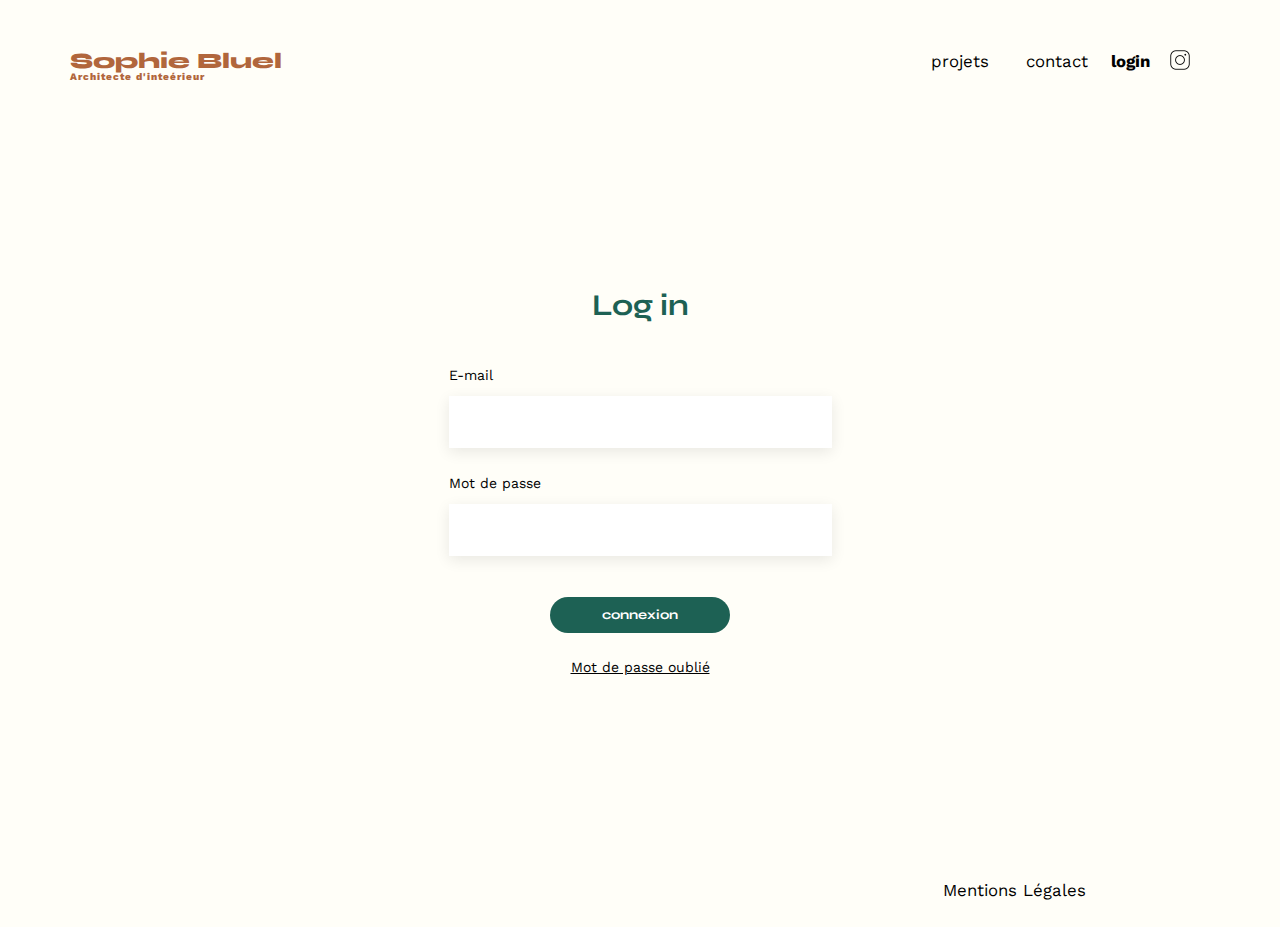
<file: FrontEnd/connexion.html>
<!DOCTYPE html>
<html lang="fr">
  <head>
    <meta charset="UTF-8" />
    <meta name="viewport" content="width=device-width, initial-scale=1.0" />
    <link rel="preconnect" href="https://fonts.googleapis.com" />
    <link rel="preconnect" href="https://fonts.gstatic.com" crossorigin />
    <link
      href="https://fonts.googleapis.com/css2?family=Syne:wght@700;800&family=Work+Sans&display=swap"
      rel="stylesheet"
    />
    <meta name="description" content="" />
    <link rel="stylesheet" href="./assets/style.css" />
    <title>Sophie Bluel - Connexion</title>
  </head>
  <body>
    <header>
      <h1>Sophie Bluel <span>Architecte d'inteérieur</span></h1>
      <nav>
        <ul>
          <li><a href="index.html">projets</a></li>
          <li><a href="#">contact</a></li>
          <li class="logIn">login</li>
          <li><img src="./assets/icons/instagram.png" alt="Instagram" /></li>
        </ul>
      </nav>
    </header>

    <!-- formulaire de connexion -->
    <section id="connexion">
      <h2>Log in</h2>
      <form action="#" method="POST" id="login-form">
        <label for="email">E-mail</label>
        <input type="email" name="email" id="email" />
        <label for="password">Mot de passe</label>
        <input type="password" name="password" id="password" />
        <br><p id="msgError"></p>
        <button type="button" id="btnConnexion">connexion</button>
        <a href="#">Mot de passe oublié</a>
      </form>
    </section>

    <!-- footer -->
    <footer>
      <nav>
        <ul>
          <li>Mentions Légales</li>
        </ul>
      </nav>
    </footer>

    <!-- script -->
    <script src="./assets/js/connexion.js"></script>
  </body>
</html>
</file>
<file: FrontEnd/assets/style.css>
/* variables */
:root {
	--background-color: #FFFEF8;
	--color-primary: #B1663C;
	--color-secondary: #1D6154;
	--color-black: black;
	--color-white: white;
}

/* http://meyerweb.com/eric/tools/css/reset/
   v2.0 | 20110126
   License: none (public domain)
*/

html,
body,
div,
span,
applet,
object,
iframe,
h1,
h2,
h3,
h4,
h5,
h6,
p,
blockquote,
pre,
a,
abbr,
acronym,
address,
big,
cite,
code,
del,
dfn,
em,
img,
ins,
kbd,
q,
s,
samp,
small,
strike,
strong,
sub,
sup,
tt,
var,
b,
u,
i,
center,
dl,
dt,
dd,
ol,
ul,
li,
fieldset,
form,
label,
legend,
table,
caption,
tbody,
tfoot,
thead,
tr,
th,
td,
article,
aside,
canvas,
details,
embed,
figure,
figcaption,
footer,
header,
hgroup,
menu,
nav,
output,
ruby,
section,
summary,
time,
mark,
audio,
video {
	margin: 0;
	padding: 0;
	border: 0;
	font-size: 100%;
	font: inherit;
	vertical-align: baseline;
}

/* HTML5 display-role reset for older browsers */
article,
aside,
details,
figcaption,
figure,
footer,
header,
hgroup,
menu,
nav,
section {
	display: block;
}

body {
	line-height: 1;
	background-color: var(--background-color);
}

ol,
ul {
	list-style: none;
}

blockquote,
q {
	quotes: none;
}

blockquote:before,
blockquote:after,
q:before,
q:after {
	content: '';
	content: none;
}

table {
	border-collapse: collapse;
	border-spacing: 0;
}

/** end reset css**/
body {
	max-width: 1140px;
	margin: auto;
	font-family: 'Work Sans';
	font-size: 14px;
}

header {
	margin:0;
	display: flex;
	justify-content: space-between;
	margin: 50px 0;
}

section {
	margin: 50px 0;
}

h1 {
	display: flex;
	flex-direction: column;
	font-family: 'Syne';
	font-size: 22px;
	font-weight: 800;
	color: var(--color-primary);
}

h1>span {
	font-family: 'Work Sans';
	font-size: 10px;
	letter-spacing: 0.1em;
}

h2 {
	font-family: 'Syne';
	font-weight: 700;
	font-size: 30px;
	color: var(--color-secondary);
}

nav ul {
	display: flex;
	align-items: center;
	list-style-type: none;
	width: 100%;
}

nav li {
	padding: 0 10px;
	font-size: 1.2em;
	width: 25%;
}

nav li img {
	cursor: pointer;
	width: 20px;
	height: 20px;
}

nav ul li a {
	color: var(--color-black);
	padding:10px;
	text-decoration: none;
}
#login{
	display:flex;

}
#logout{
	display:flex;
}
li a:hover {
	color: var(--color-primary);
}

#introduction {
	display: flex;
	align-items: center;
}

#introduction figure {
	flex: 1
}

#introduction img {
	display: block;
	margin: auto;
	width: 80%;
}

#introduction article {
	flex: 1
}

#introduction h2 {
	margin-bottom: 1em;
}

#introduction p {
	margin-bottom: 0.5em;
}

#portfolio h2 {
	text-align: center;
}

/* partie choix catégories */
.categories {
	width: 100%;
	display: flex;
	align-items: center;
	justify-content: center;
	margin-bottom: 30px;
}
.categories button {
	cursor: pointer;
	margin: 10px;
	padding: 10px 30px;
	border-radius: 20px;
	border: 1px solid var(--color-secondary);
	font-size: 16px;
	font-weight: bold;
}
.actif {
	color: white;
	background: var(--color-secondary);
}

.inactif {
	background: white;
	color: var(--color-secondary);
}
.categories button:hover {
	color: white;
	background: var(--color-secondary);
}
.gallery {
	width: 100%;
	display: grid;
	grid-template-columns: 1fr 1fr 1fr;
	grid-column-gap: 20px;
	grid-row-gap: 20px;
}
.gallery img {
	width: 100%;
}

#contact {
	width: 50%;
	margin: auto;
}
#contact>* {
	text-align: center;

}
#contact h2 {
	margin-bottom: 20px;
}
#contact form {
	text-align: left;
	margin-top: 30px;
	display: flex;
	flex-direction: column;
}
#contact input {
	height: 50px;
	font-size: 1.2em;
	border: none;
	box-shadow: 0px 4px 14px rgba(0, 0, 0, 0.09);
}
#contact label {
	margin: 2em 0 1em 0;
}
#contact textarea {
	border: none;
	box-shadow: 0px 4px 14px rgba(0, 0, 0, 0.09);
}
input[type="submit"] {
	cursor: pointer;
	font-family: 'Syne';
	font-weight: 700;
	color: white;
	background-color: var(--color-secondary);
	margin: 2em auto;
	width: 180px;
	text-align: center;
	border-radius: 60px;
}
button[type="button"] {
	cursor: pointer;
	font-family: 'Syne';
	font-weight: 700;
	color: white;
	background-color: var(--color-secondary);
	margin: 2em auto;
	width: 180px;
	padding: 10px;
	border: none;
	text-align: center;
	border-radius: 60px;
}
button[type="button"]:hover {
	transform: scale(1.10);
}
footer nav ul {
	display: flex;
	justify-content: flex-end;
	margin: 2em;
}

/* formulaire de connexion  */
.logIn {
	font-weight: bolder;
	color: black;
}

#connexion {
	width: 100%;
	height: 700px;
	display: flex;
	flex-direction: column;
	justify-content: center;
	align-items: center;
}

#connexion h2 {
	margin-bottom: 20px;
}

#connexion form {
	display: flex;
	flex-direction: column;
}

#connexion input {
	width: 379px;
	height: 50px;
	font-size: 1.2em;
	border: none;
	box-shadow: 0px 4px 14px rgba(0, 0, 0, 0.09);
}

#connexion label {
	margin: 2em 0 1em 0;
}

#connexion textarea {
	border: none;
	box-shadow: 0px 4px 14px rgba(0, 0, 0, 0.09);
}

#connexion button[type="submit"] {
	cursor: pointer;
	font-family: 'Syne';
	font-weight: 700;
	color: white;
	background-color: var(--color-secondary);
	margin: 2em auto;
	width: 180px;
	padding: 10px;
	text-align: center;
	border-radius: 60px;
	border: none;
}

#connexion a {
	text-align: center;
	color: black;
}

.block {
	display: block;
}

.none {
	display: none;
}

/* bandeau top connecté */
.reset-margins {
	margin: 0;
	padding: 0;
  }
.bandeauConnecte{
	position:fixed;
	top:0;
	left:0;
	right:0;
	width: 100%;
	padding: 5px;
	margin:0;
	background: black;
	display:flex;
	justify-content: center;
	align-items: center;
}
.bandeauConnecte p{
	color:white;
	padding:5px;
	font-family: 'Work Sans';
	font-style: normal;
	font-weight: 400;
	font-size: 16px;
	line-height: 19px;
}
.bandeauConnecte i{
	color:white;
	font-size:16px;
	display:block;
}

.changement{
	cursor:pointer;
	padding:10px;
	border-radius: 20px;
	border:none;
}
.changement:hover{
	transform:scale(1.01);
}
.deconnecte{
	display:none;
}
.projets{
	display:flex;
	justify-content: center;
	align-items: center;
	padding:20px;
}

.modifier{
	cursor:pointer;
	display:flex;
	align-items: center;
	margin-left:20px;
}
.modifier i{
	margin-right:5px;
}
#modifProfil{
	margin-left:50px;
	margin-top:10px;
}



/* fenetre modale */
.modal-container{
	position:fixed;
	width: 100%;
	height: 100%;
	top:0;
	bottom:0;
	left:0;
	right:0;
	background:rgba(0, 0, 0, 0.315);
	display:none;
	flex-direction: column;
	justify-content: center;
	align-items: center;
}
.modale{
	position:relative;
	border-radius:10px;
	padding:20px;
	background: white;
	Width:600px;
	Height:700px;
}
/* modale galerie */
.modaleGalerie{
	display:flex;
	flex-direction: column;
	justify-content: center;
	align-items: center;
	width: 100%;
	height: 100%;
	opacity:1;
	animation:.1s fadein ease-in;
}
.modaleGalerie H3{
	padding:20px 50px;
	font-size: 26px;
	font-weight: bolder;
}
#miniaturesContainer{
	width: 80%;
	padding:10px;
	height: auto;
	padding:20px;
	border-bottom:2px solid #B3B3B3;
	display:flex;
	flex-wrap:wrap;
	justify-content:flex-start;
	align-items: center;
}
#miniaturesContainer img{
	width: 78px;
	height: 104px;
}

#miniaturesContainer figure{
	position:relative;
	width: 78px;
	height: 104px;
	margin:5px;
}
#miniaturesContainer figure i{
	cursor:pointer;
	font-size:10px;
	position:absolute;
	width: 17px;
	height: 17px;
	right:5px;
	top:5px;
	color:white;
	background:black;
	display:flex;
	justify-content: center;
	align-items: center;
}
.suppr{
	display:block;
	color:red;
	text-decoration: none;
}
.miniatures{
	width: 79px;
	height: 104px;
	padding:5px;
}
.fermer{
	cursor:pointer;
	position:absolute;
	top:0px;
	right:0px;
	padding:20px;
	border:none;
	background:transparent;
	font-size:20px;
}
.fermer2{
	cursor:pointer;
	position:absolute;
	top:0px;
	right:0px;
	padding:20px;
	border:none;
	background:transparent;
	font-size:20px;
}
.previous{
	cursor:pointer;
	position:absolute;
	top:0px;
	left:0px;
	padding:20px;
	border:none;
	background:transparent;
	font-size:20px;
}
/* fenetre d'ajout de photo */

.ajoutPhoto{
	width: 100%;
	height: 100%;
	display:flex;
	opacity:1;
	flex-direction: column;
	justify-content: center;
	align-items: center;
	animation:.1s alternate  fadein;
	
}
@keyframes fadein {
	from{
		opacity:0;
		transform: scale(0);

	}to{
		opacity:1;
		transform: scale(1);


	}
	
}
.ajoutPhoto h3{
	font-size: 26px;
	margin-bottom:20px;
}
.cadrePhoto{
	width: 420px;
	height: 169px;
	display:flex;
	flex-direction: column;
	justify-content: center;
	align-items: center;
	background:#E8F1F6;
	overflow:hidden;
}
.previewPhoto{
	display:none;
	justify-content: center;
	align-items: center;
}
.previewPhoto img{
	width: 129px;
	height: 193px;
	object-fit:cover;
}
.beforePreview{
	display:flex;
	flex-direction: column;
	justify-content: center;
	align-items: center;
}
.cadrePhoto i{
	font-size:60px;
	color: #B9C5CC;
}
#errorMsg{
	color:red;
	margin-top:8px;
}
.bouton-ajout-photo {
	position: relative;
	display: inline-block;
	overflow: hidden;
}
.bouton-ajout-photo input[type="file"] {
	position: absolute;
	left: 0;
	top: 0;
	opacity: 0;
} 
.bouton-ajout-photo label {
	display: flex;
	justify-content: center;
	align-items: center;
	width: 173px;
	height: 36px;
	background-color: #CBD6DC;
	color: var(--color-secondary);
	cursor: pointer;
	border-radius:20px;
}


#formulaireAjoutPhoto{
	width: 420px;
	height: auto;
	display:flex;
	flex-direction: column;
	justify-content: center;
	align-items: center;
}
.formulaire{
	width: 420px;
	height: 252px;
	display:flex;
	flex-direction:column;
	margin-top:30px;
	border-bottom:1px solid#B3B3B3;
	margin-bottom:20px;
}
.formulaire label{
	font-size:20px;
	margin-top:20px;
	margin-bottom:5px;
	color:#3D3D3D;
}
.formulaire input{
	width: 420px;
	height: 51px;
	border:none;
	box-shadow: 2px 2px 12px rgba(0, 0, 0, 0.116);
	padding:5px;
}
#categorieSelect{
	width: 430px;
	height: 60px;
	border:none;
	box-shadow: 2px 2px 12px rgba(0, 0, 0, 0.116);
}
#valider{
	display:block;
	width: 237px;
	height: 36px;
	border-radius:20px;
	color:var(--color-white);
	background:#A7A7A7;
	border:none;
	padding:5px;
}
</file>
